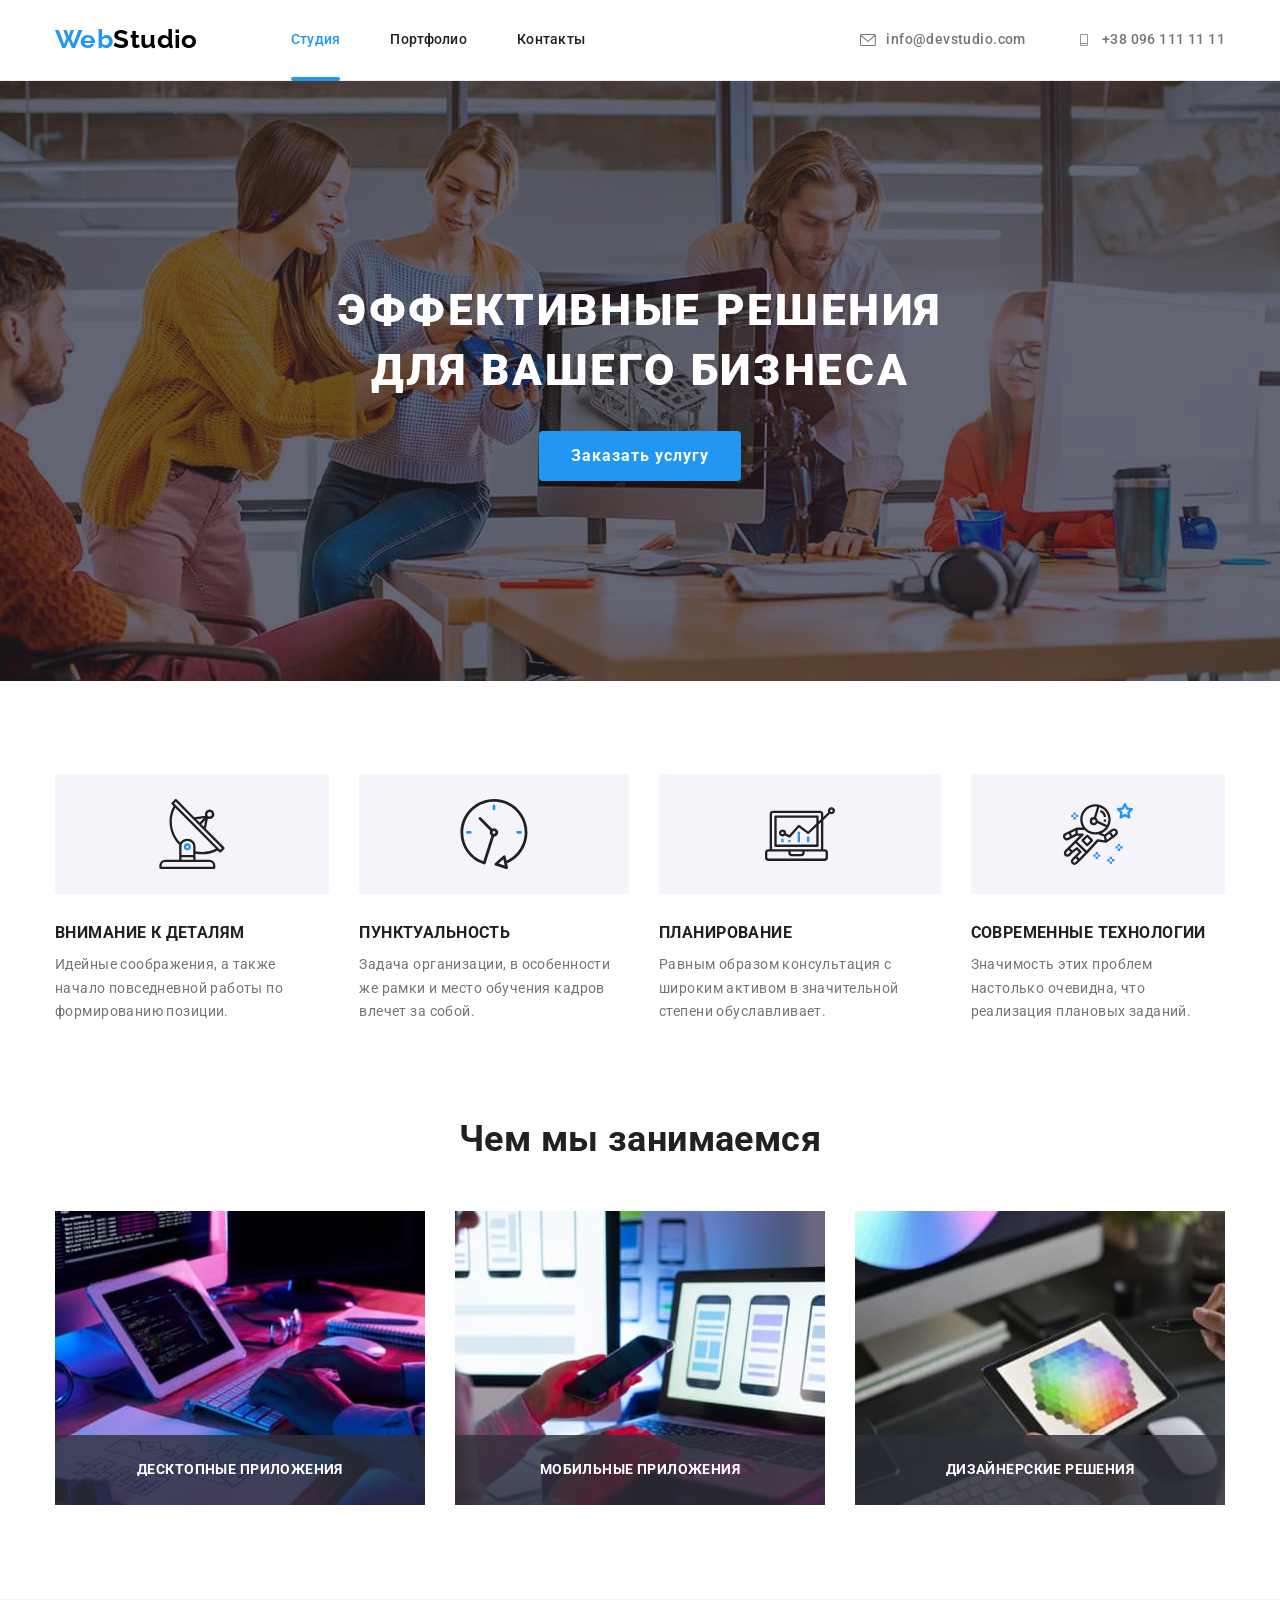
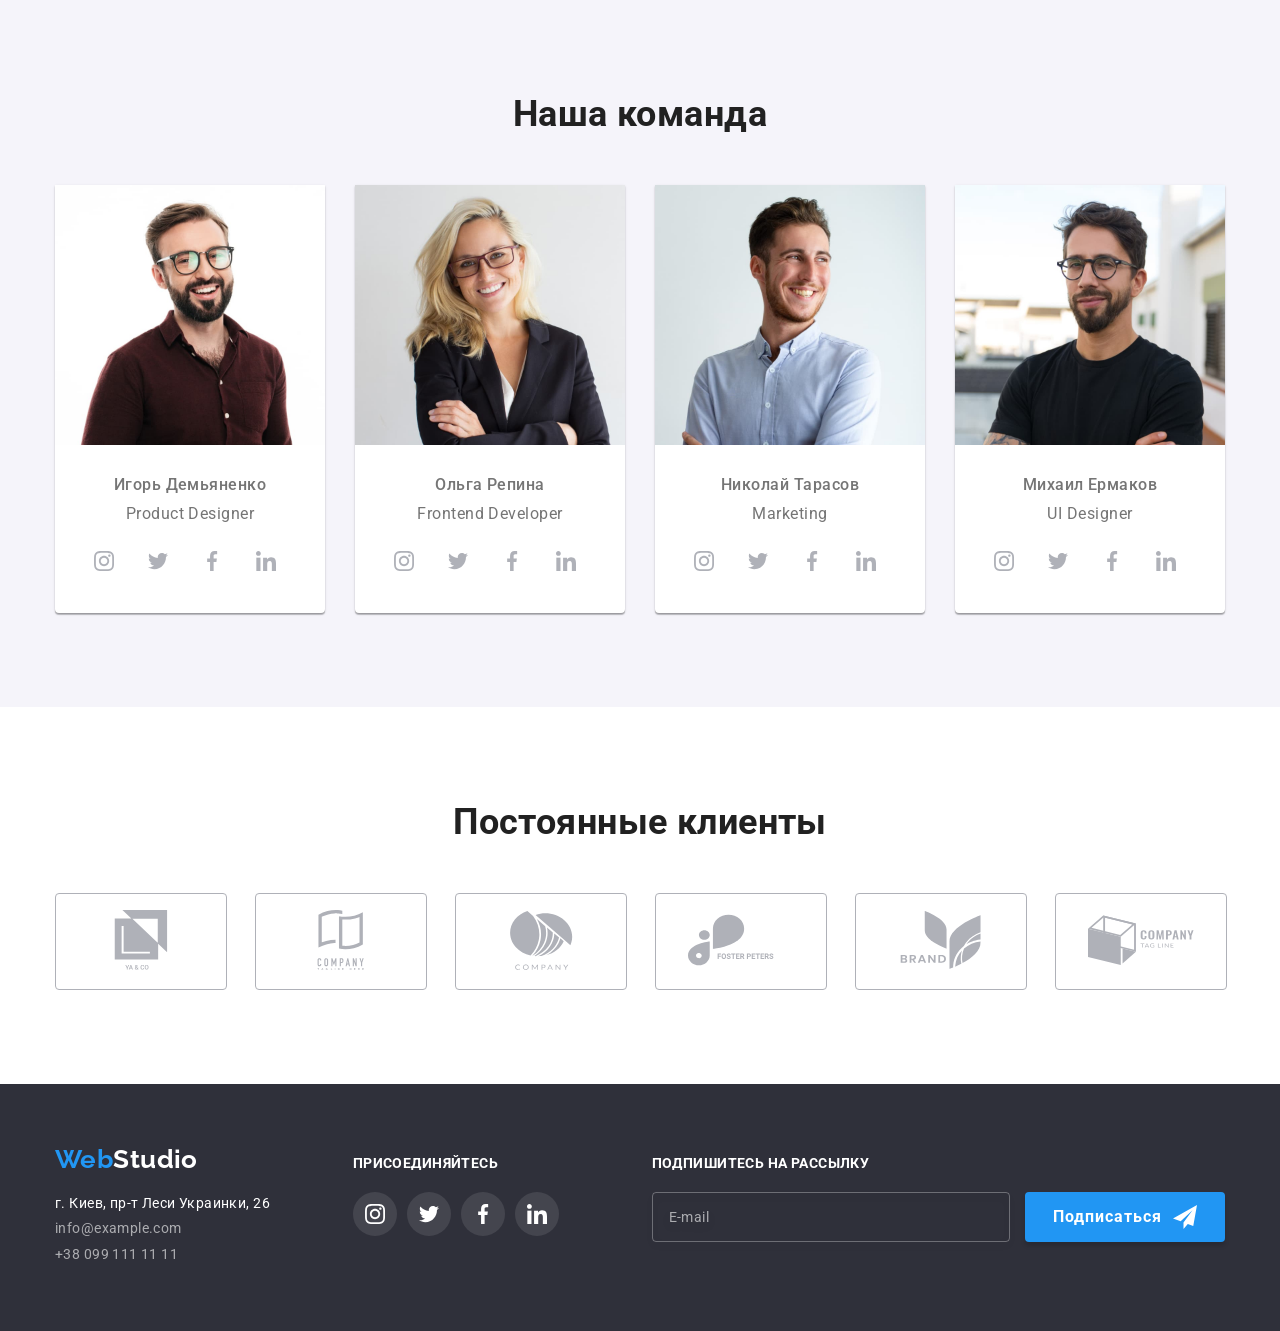
<file: index.html>
<!DOCTYPE html>
<html lang="ru">
  <head>
    <meta charset="UTF-8" />
    <meta http-equiv="X-UA-Compatible" content="IE=edge" />
    <meta name="viewport" content="width=device-width, initial-scale=1.0" />
    <title>Web Studio</title>
    <link rel="preconnect" href="https://fonts.gstatic.com" />
    <link
      href="https://fonts.googleapis.com/css2?family=Raleway:wght@700&family=Roboto:wght@400;500;700;900&display=swap"
      rel="stylesheet"
    />
    <link
      rel="stylesheet"
      href="https://cdnjs.cloudflare.com/ajax/libs/modern-normalize/1.0.0/modern-normalize.min.css"
    />
    <link rel="stylesheet" href="./css/main.min.css" />
  </head>
  <body>
    <!-- Шапка сайта -->
    <header class="site-header">
      <div class="conteiner site-header__conteiner">
        <!-- Логотип -->
        <a href="./index.html" class="logo"><span class="logo__accent">Web</span>Studio</a>
        <!-- Навигация -->
        <nav class="site-header__nav">
          <ul class="site-nav">
            <li class="site-nav__item">
              <a href="./index.html" class="site-nav__link site-nav__link--current">Студия</a>
            </li>
            <li class="site-nav__item">
              <a href="./portfolio.html" class="site-nav__link">Портфолио</a>
            </li>
            <li class="site-nav__item"><a href="#" class="site-nav__link">Контакты</a></li>
          </ul>
        </nav>
        <!-- Контакты в шапке -->
        <ul class="header-contacts">
          <li class="header-contacts__item">
            <a href="mailto:info@devstudio.com" class="link header-contacts__link">
              <svg class="header-contacts__icon">
                <use href="./images/icons/icons.svg#icon-envelope"></use>
              </svg>
              info@devstudio.com</a
            >
          </li>
          <li class="header-contacts__item">
            <a href="tel:+380961111111" class="header-contacts__link">
              <svg class="header-contacts__icon">
                <use href="./images/icons/icons.svg#icon-smartphone"></use>
              </svg>
              +38 096 111 11 11</a
            >
          </li>
        </ul>
      </div>
    </header>

    <!-- Основной контент -->
    <main>
      <!-- Герой -->
      <section class="hero">
        <div class="conteiner hero__conteiner">
          <h1 class="hero__title">Эффективные решения <br />для вашего бизнеса</h1>

          <button type="button" class="btn-hero" data-modal-open>Заказать услугу</button>
        </div>
      </section>

      <!-- Особенности -->
      <section class="feature">
        <div class="conteiner">
          <h2 class="visually-hidden">Особенности</h2>
          <ul class="feature__list">
            <li class="feature__item feature__item--details">
              <h3 class="feature__title">Внимание к деталям</h3>
              <p>
                Идейные соображения, а также начало повседневной работы по формированию позиции.
              </p>
            </li>
            <li class="feature__item feature__item--clock">
              <h3 class="feature__title">Пунктуальность</h3>
              <p>
                Задача организации, в особенности же рамки и место обучения кадров влечет за собой.
              </p>
            </li>
            <li class="feature__item feature__item--diagram">
              <h3 class="feature__title">Планирование</h3>
              <p>
                Равным образом консультация с широким активом в значительной степени обуславливает.
              </p>
            </li>
            <li class="feature__item feature__item--astronaut">
              <h3 class="feature__title">Современные технологии</h3>
              <p>Значимость этих проблем настолько очевидна, что реализация плановых заданий.</p>
            </li>
          </ul>
        </div>
      </section>

      <!-- Чем мы занимаемся -->
      <section class="our-work">
        <div class="conteiner">
          <h2 class="conteiner__title">Чем мы занимаемся</h2>

          <ul class="work">
            <li class="work__item">
              <img src="./images/dev.jpg" alt="Разработка" width="370" class="work__image" />
              <p class="work__title">Десктопные приложения</p>
            </li>
            <li class="work__item">
              <img
                src="./images/mobile.jpg"
                alt="Мобильные приложения"
                width="370"
                class="work__image"
              />
              <p class="work__title">Мобильные приложения</p>
            </li>
            <li class="work__item">
              <img src="./images/design.jpg" alt="Дизайн" width="370" class="work__image" />
              <p class="work__title">Дизайнерские решения</p>
            </li>
          </ul>
        </div>
      </section>

      <!-- Наша команда -->
      <section class="team-section">
        <div class="conteiner">
          <h2 class="conteiner__title">Наша команда</h2>
          <ul class="team">
            <li class="team__item">
              <img
                src="./images/team/designer.jpg"
                alt="Фото Игоря Демьяненко"
                width="270"
                class="team__image"
              />
              <div class="team__description">
                <h3 class="team__title">Игорь Демьяненко</h3>
                <p class="team__profession">Product Designer</p>
                <ul class="social">
                  <li class="social__item">
                    <a href="#" class="link social__link">
                      <svg class="social__icon">
                        <use href="./images/icons/icons.svg#icon-instagram"></use>
                      </svg>
                    </a>
                  </li>
                  <li class="social__item">
                    <a href="#" class="social__link">
                      <svg class="social__icon">
                        <use href="./images/icons/icons.svg#icon-twitter"></use>
                      </svg>
                    </a>
                  </li>
                  <li class="social__item">
                    <a href="#" class="social__link">
                      <svg class="social__icon">
                        <use href="./images/icons/icons.svg#icon-facebook"></use>
                      </svg>
                    </a>
                  </li>
                  <li class="social__item">
                    <a href="#" class="social__link">
                      <svg class="social__icon">
                        <use href="./images/icons/icons.svg#icon-linkedin"></use>
                      </svg>
                    </a>
                  </li>
                </ul>
              </div>
            </li>
            <li class="team__item">
              <img
                src="./images/team/developer.jpg"
                alt="Фото Ольги Репиной"
                width="270"
                class="team__image"
              />
              <div class="team__description">
                <h3 class="team__title">Ольга Репина</h3>
                <p class="team__profession">Frontend Developer</p>
                <ul class="social">
                  <li class="social__item">
                    <a href="#" class="social__link">
                      <svg class="social__icon">
                        <use href="./images/icons/icons.svg#icon-instagram"></use>
                      </svg>
                    </a>
                  </li>
                  <li class="social__item">
                    <a href="#" class="social__link">
                      <svg class="social__icon">
                        <use href="./images/icons/icons.svg#icon-twitter"></use>
                      </svg>
                    </a>
                  </li>
                  <li class="social__item">
                    <a href="#" class="social__link">
                      <svg class="social__icon">
                        <use href="./images/icons/icons.svg#icon-facebook"></use>
                      </svg>
                    </a>
                  </li>
                  <li class="social__item">
                    <a href="#" class="social__link">
                      <svg class="social__icon">
                        <use href="./images/icons/icons.svg#icon-linkedin"></use>
                      </svg>
                    </a>
                  </li>
                </ul>
              </div>
            </li>
            <li class="team__item">
              <img
                src="./images/team/marketing.jpg"
                alt="Фото Николая Тарасова"
                width="270"
                class="team__image"
              />
              <div class="team__description">
                <h3 class="team__title">Николай Тарасов</h3>
                <p class="team__profession">Marketing</p>
                <ul class="social">
                  <li class="social__item">
                    <a href="#" class="social__link">
                      <svg class="social__icon">
                        <use href="./images/icons/icons.svg#icon-instagram"></use>
                      </svg>
                    </a>
                  </li>
                  <li class="social__item">
                    <a href="#" class="social__link">
                      <svg class="social__icon">
                        <use href="./images/icons/icons.svg#icon-twitter"></use>
                      </svg>
                    </a>
                  </li>
                  <li class="social__item">
                    <a href="#" class="social__link">
                      <svg class="social__icon">
                        <use href="./images/icons/icons.svg#icon-facebook"></use>
                      </svg>
                    </a>
                  </li>
                  <li class="social__item">
                    <a href="#" class="social__link">
                      <svg class="social__icon">
                        <use href="./images/icons/icons.svg#icon-linkedin"></use>
                      </svg>
                    </a>
                  </li>
                </ul>
              </div>
            </li>
            <li class="team__item">
              <img
                src="./images/team/uidesigner.jpg"
                alt="Фото Михаила Ермакова"
                width="270"
                class="team__image"
              />
              <div class="team__description">
                <h3 class="team__title">Михаил Ермаков</h3>
                <p class="team__profession">UI Designer</p>
                <ul class="social">
                  <li class="social__item">
                    <a href="#" class="social__link">
                      <svg class="social__icon">
                        <use href="./images/icons/icons.svg#icon-instagram"></use>
                      </svg>
                    </a>
                  </li>
                  <li class="social__item">
                    <a href="#" class="social__link">
                      <svg class="social__icon">
                        <use href="./images/icons/icons.svg#icon-twitter"></use>
                      </svg>
                    </a>
                  </li>
                  <li class="social__item">
                    <a href="#" class="social__link">
                      <svg class="social__icon">
                        <use href="./images/icons/icons.svg#icon-facebook"></use>
                      </svg>
                    </a>
                  </li>
                  <li class="social__item">
                    <a href="#" class="social__link">
                      <svg class="social__icon">
                        <use href="./images/icons/icons.svg#icon-linkedin"></use>
                      </svg>
                    </a>
                  </li>
                </ul>
              </div>
            </li>
          </ul>
        </div>
      </section>

      <!-- Постоянные клиенты -->
      <section class="clients">
        <div class="conteiner">
          <h2 class="conteiner__title">Постоянные клиенты</h2>
          <ul class="clients__list">
            <li class="clients__item">
              <a href="#" class="clients__link">
                <svg class="clients__icon">
                  <use href="./images/icons/icons.svg#icon-yaco"></use>
                </svg>
              </a>
            </li>
            <li class="clients__item">
              <a href="#" class="clients__link">
                <svg class="clients__icon">
                  <use href="./images/icons/icons.svg#icon-tagline"></use>
                </svg>
              </a>
            </li>
            <li class="clients__item">
              <a href="#" class="clients__link">
                <svg class="clients__icon">
                  <use href="./images/icons/icons.svg#icon-company"></use>
                </svg>
              </a>
            </li>
            <li class="clients__item">
              <a href="#" class="clients__link">
                <svg class="clients__icon">
                  <use href="./images/icons/icons.svg#icon-foster"></use>
                </svg>
              </a>
            </li>
            <li class="clients__item">
              <a href="#" class="clients__link">
                <svg class="clients__icon">
                  <use href="./images/icons/icons.svg#icon-brand"></use>
                </svg>
              </a>
            </li>
            <li class="clients__item">
              <a href="#" class="clients__link">
                <svg class="clients__icon">
                  <use href="./images/icons/icons.svg#icon-taglineco"></use>
                </svg>
              </a>
            </li>
          </ul>
        </div>
      </section>
    </main>

    <!-- Футер -->
    <footer class="site-footer">
      <div class="conteiner site-footer__conteiner">
        <div class="contact-box">
          <a href="./index.html" class="logo site-footer__logo"
            ><span class="logo__accent">Web</span>Studio</a
          >
          <address>
            <ul class="contact-box__list">
              <li class="contact-box__item">
                <p class="contact-box__address">г. Киев, пр-т Леси Украинки, 26</p>
              </li>
              <li class="contact-box__item">
                <a href="mailto:info@example.com" class="contact-box__link">info@example.com</a>
              </li>
              <li class="contact-box__item">
                <a href="tel:+380991111111" class="contact-box__link">+38 099 111 11 11</a>
              </li>
            </ul>
          </address>
        </div>
        <div class="footer-social">
          <h2 class="footer-social__title">Присоединяйтесь</h2>
          <ul class="footer-social__list">
            <li class="footer-social__item">
              <a href="#" class="footer-social__icon footer-social__icon--instagram"> </a>
            </li>
            <li class="footer-social__item">
              <a href="#" class="footer-social__icon footer-social__icon--twitter"> </a>
            </li>
            <li class="footer-social__item">
              <a href="#" class="footer-social__icon footer-social__icon--facebook"> </a>
            </li>
            <li class="footer-social__item">
              <a href="#" class="footer-social__icon footer-social__icon--linkedin"> </a>
            </li>
          </ul>
        </div>
        <div class="mailing-form">
          <form class="js-mailing-form" autocomplete="off">
            <label for="email" class="js-mailing-form__label">Подпишитесь на рассылку</label>

            <input
              type="email"
              name="mail"
              id="email"
              class="js-mailing-form__input"
              placeholder="E-mail"
              required
            />
            <button type="submit" class="btn-mailing">
              Подписаться
              <svg class="js-mailing-form__icon">
                <use href="./images/icons/icons.svg#icon-send"></use>
              </svg>
            </button>
          </form>
        </div>
      </div>
    </footer>

    <!-- Модальное окно -->

    <div class="backdrop is-hidden" data-modal>
      <div class="modal">
        <button type="button" class="btn-close" data-modal-close>
          <svg class="btn-close__icon">
            <use href="./images/icons/icons.svg#icon-close"></use>
          </svg>
        </button>

        <form class="js-order-form" autocomplete="off">
          <p class="js-order-form__title">Оставьте свои данные, мы вам перезвоним</p>

          <label class="js-order-form__field">
            <span class="js-order-form__label">Имя</span>
            <input type="text" name="user-name" class="js-order-form__input" required />
            <svg class="js-order-form__icon">
              <use href="./images/icons/icons.svg#icon-person"></use>
            </svg>
          </label>

          <label class="js-order-form__field">
            <span class="js-order-form__label">Телефон</span>
            <input type="tel" name="phone_number" class="js-order-form__input" required />
            <svg class="js-order-form__icon">
              <use href="./images/icons/icons.svg#icon-tel"></use>
            </svg>
          </label>

          <label class="js-order-form__field">
            <span class="js-order-form__label">Почта</span>
            <input type="email" name="mail" class="js-order-form__input" required />
            <svg class="js-order-form__icon">
              <use href="./images/icons/icons.svg#icon-mail"></use>
            </svg>
          </label>

          <label class="js-order-form__field js-order-form__field--comment">
            <span class="js-order-form__label">Комментарий</span>
            <textarea
              name="comment"
              rows="5"
              placeholder="Введите текст"
              class="js-order-form__comment"
            ></textarea>
          </label>

          <label class="js-order-form__consent">
            <input
              type="checkbox"
              name="policy"
              class="visually-hidden js-order-form__checkbox"
              required
            />
            <svg class="js-order-form__check">
              <use href="./images/icons/icons.svg#icon-check"></use>
            </svg>
            <span class="js-order-form__consent-text"
              >Соглашаюсь с рассылкой и принимаю&nbsp;<a href="#" class="js-order-form__contract"
                >Условия договора</a
              ></span
            >
          </label>

          <button type="submit" class="btn-submit">Отправить</button>
        </form>
      </div>
    </div>

    <script src="./js/modal.js"></script>
    <script>
      (() => {
        document.querySelector('.js-mailing-form').addEventListener('submit', e => {
          e.preventDefault();

          new FormData(e.currentTarget).forEach((value, name) => console.log(`${name}: ${value}`));
          e.currentTarget.reset();
        });
      })();
    </script>

    <script>
      (() => {
        document.querySelector('.js-order-form').addEventListener('submit', e => {
          e.preventDefault();

          new FormData(e.currentTarget).forEach((value, name) => console.log(`${name}: ${value}`));

          e.currentTarget.reset();
        });
      })();
    </script>
  </body>
</html>
</file>
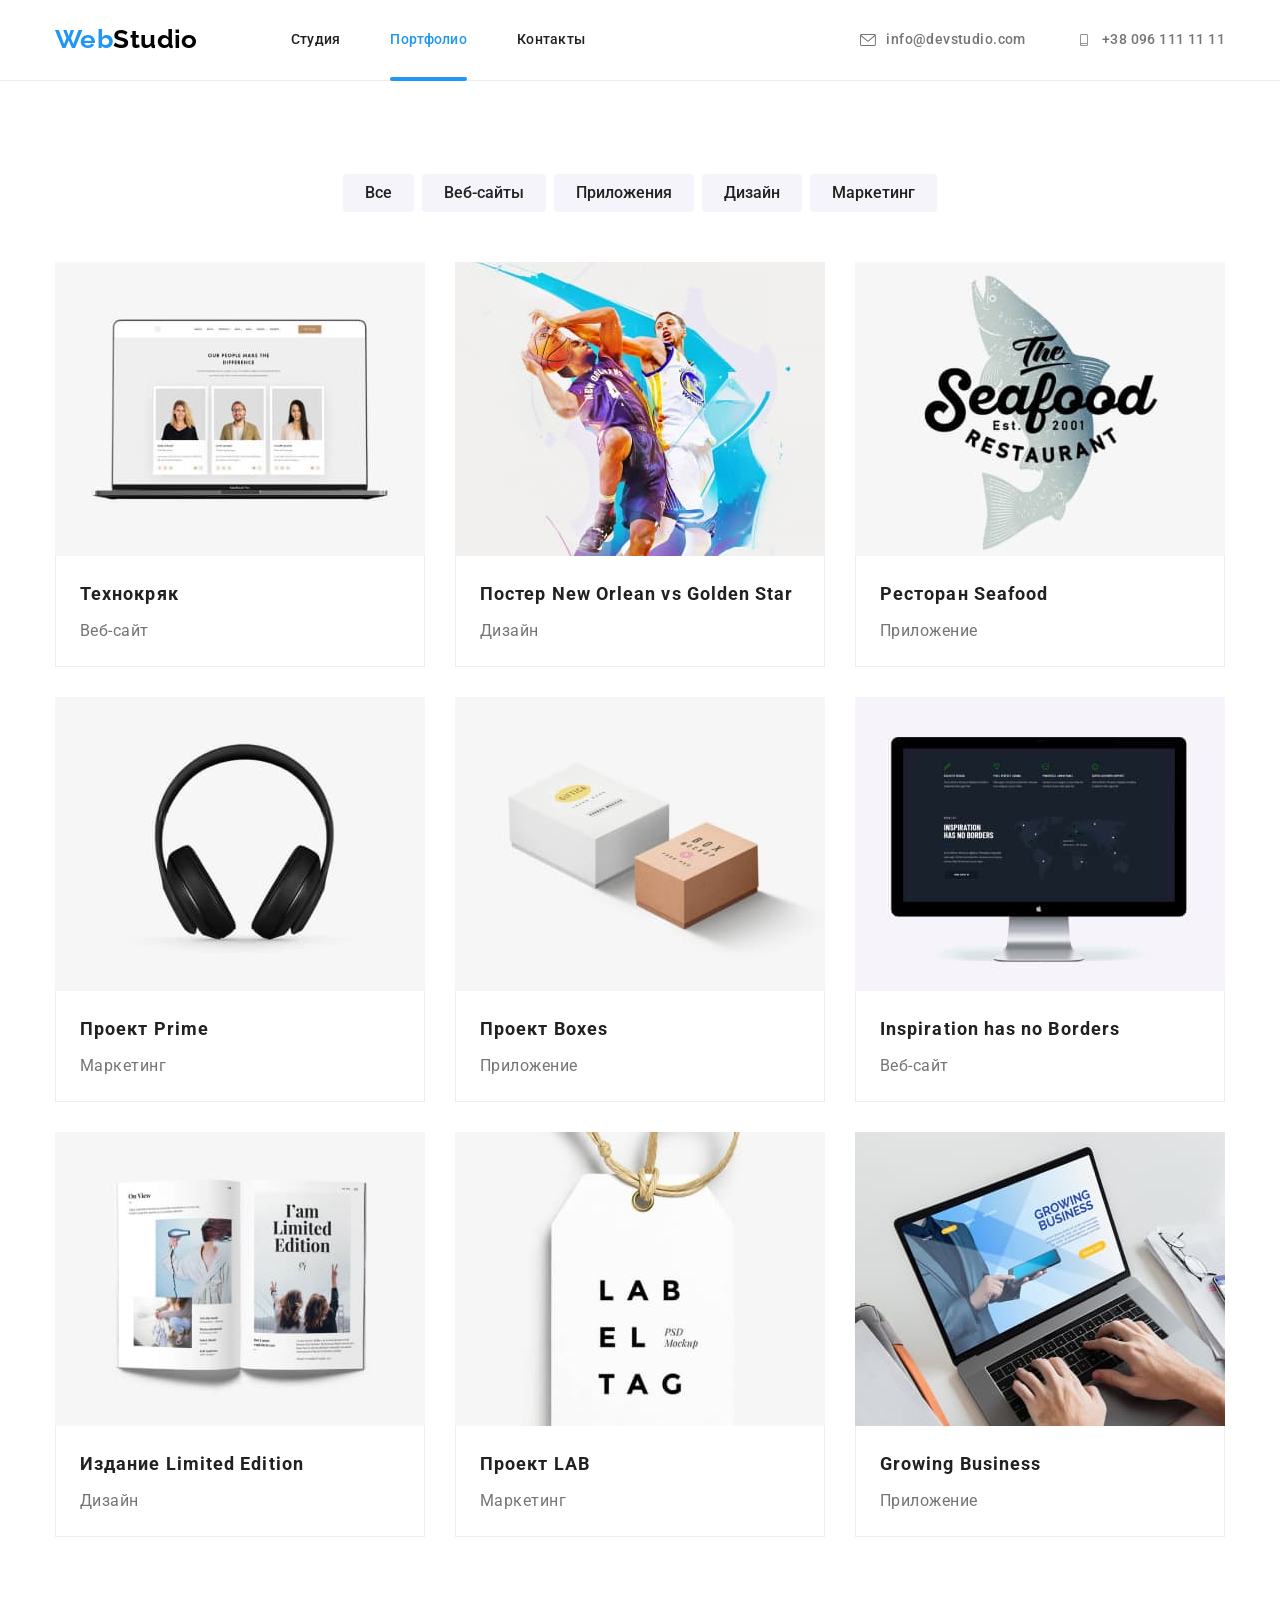
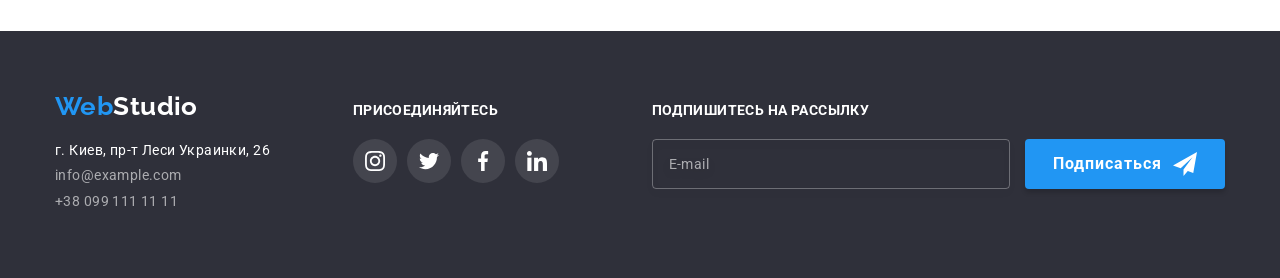
<file: portfolio.html>
<!DOCTYPE html>
<html lang="ru">
  <head>
    <meta charset="UTF-8" />
    <meta http-equiv="X-UA-Compatible" content="IE=edge" />
    <meta name="viewport" content="width=device-width, initial-scale=1.0" />
    <title>Portfolio</title>
    <link rel="preconnect" href="https://fonts.gstatic.com" />
    <link
      href="https://fonts.googleapis.com/css2?family=Raleway:wght@700&family=Roboto:wght@400;500;700;900&display=swap"
      rel="stylesheet"
    />
    <link
      rel="stylesheet"
      href="https://cdnjs.cloudflare.com/ajax/libs/modern-normalize/1.0.0/modern-normalize.min.css"
    />
    <link rel="stylesheet" href="./css/main.min.css" />
  </head>
  <body>
    <!-- Шапка сайта -->
    <header class="site-header">
      <div class="conteiner site-header__conteiner">
        <!-- Логотип -->
        <a href="./index.html" class="logo"><span class="logo__accent">Web</span>Studio</a>
        <!-- Навигация -->
        <nav class="site-header__nav">
          <ul class="site-nav">
            <li class="site-nav__item">
              <a href="./index.html" class="site-nav__link">Студия</a>
            </li>
            <li class="site-nav__item">
              <a href="./portfolio.html" class="site-nav__link site-nav__link--current"
                >Портфолио</a
              >
            </li>
            <li class="site-nav__item"><a href="#" class="site-nav__link">Контакты</a></li>
          </ul>
        </nav>
        <!-- Контакты в шапке -->
        <ul class="header-contacts">
          <li class="header-contacts__item">
            <a href="mailto:info@devstudio.com" class="header-contacts__link">
              <svg class="header-contacts__icon">
                <use href="./images/icons/icons.svg#icon-envelope"></use>
              </svg>
              info@devstudio.com</a
            >
          </li>
          <li class="header-contacts__item">
            <a href="tel:+380961111111" class="header-contacts__link">
              <svg class="header-contacts__icon">
                <use href="./images/icons/icons.svg#icon-smartphone"></use>
              </svg>
              +38 096 111 11 11</a
            >
          </li>
        </ul>
      </div>
    </header>

    <!-- Main section -->
    <main>
      <section class="portfolio">
        <div class="conteiner">
          <h1 class="visually-hidden">Портфолио</h1>
          <h2 class="visually-hidden">Примеры работ</h2>
          <ul class="filter">
            <li class="filter__item">
              <button type="button" class="btn-filter">Все</button>
            </li>
            <li class="filter__item">
              <button type="button" class="btn-filter">Веб-сайты</button>
            </li>
            <li class="filter__item">
              <button type="button" class="btn-filter">Приложения</button>
            </li>
            <li class="filter__item">
              <button type="button" class="btn-filter">Дизайн</button>
            </li>
            <li class="filter__item">
              <button type="button" class="btn-filter">Маркетинг</button>
            </li>
          </ul>

          <ul class="portfolio__list">
            <li class="portfolio__item">
              <a href="#" class="portfolio__link">
                <div class="card">
                  <div class="card__thumb">
                    <img
                      src="./images/portfolio/technokryak.jpg"
                      alt="Веб-сайт Технокряк"
                      width="370"
                      class="card__image"
                    />
                    <div class="card__overlay">
                      <p>
                        Технокряк это современная площадка распространения коронавируса. Компании
                        используют эту платформу для цифрового шпионажа и атак на защищённые сервера
                        конкурентов.
                      </p>
                    </div>
                  </div>
                  <div class="card__description">
                    <h3 class="card__title">Технокряк</h3>
                    <p class="card__text">Веб-сайт</p>
                  </div>
                </div>
              </a>
            </li>
            <li class="portfolio__item">
              <a href="#" class="portfolio__link">
                <div class="card">
                  <div class="card__thumb">
                    <img
                      src="./images/portfolio/new_orlean.jpg"
                      alt="Дизайна постера New Orlean vs Golden Star"
                      width="370"
                      class="card__image"
                    />
                    <div class="card__overlay">
                      <p>
                        Технокряк это современная площадка распространения коронавируса. Компании
                        используют эту платформу для цифрового шпионажа и атак на защищённые сервера
                        конкурентов.
                      </p>
                    </div>
                  </div>
                  <div class="card__description">
                    <h3 class="card__title">Постер New Orlean vs Golden Star</h3>
                    <p class="card__text">Дизайн</p>
                  </div>
                </div>
              </a>
            </li>
            <li class="portfolio__item">
              <a href="#" class="portfolio__link">
                <div class="card">
                  <div class="card__thumb">
                    <img
                      src="./images/portfolio/seafood.jpg"
                      alt="Приложение для ресторана Seafood"
                      width="370"
                      class="card__image"
                    />
                    <div class="card__overlay">
                      <p>
                        Технокряк это современная площадка распространения коронавируса. Компании
                        используют эту платформу для цифрового шпионажа и атак на защищённые сервера
                        конкурентов.
                      </p>
                    </div>
                  </div>
                  <div class="card__description">
                    <h3 class="card__title">Ресторан Seafood</h3>
                    <p class="card__text">Приложение</p>
                  </div>
                </div>
              </a>
            </li>
            <li class="portfolio__item">
              <a href="#" class="portfolio__link">
                <div class="card">
                  <div class="card__thumb">
                    <img
                      src="./images/portfolio/prime.jpg"
                      alt="Маркетинг проекта Prime"
                      width="370"
                      class="card__image"
                    />
                    <div class="card__overlay">
                      <p>
                        Технокряк это современная площадка распространения коронавируса. Компании
                        используют эту платформу для цифрового шпионажа и атак на защищённые сервера
                        конкурентов.
                      </p>
                    </div>
                  </div>
                  <div class="card__description">
                    <h3 class="card__title">Проект Prime</h3>
                    <p class="card__text">Маркетинг</p>
                  </div>
                </div>
              </a>
            </li>
            <li class="portfolio__item">
              <a href="#" class="portfolio__link">
                <div class="card">
                  <div class="card__thumb">
                    <img
                      src="./images/portfolio/boxes.jpg"
                      alt="Приложение для проекта Boxes"
                      width="370"
                      class="card__image"
                    />
                    <div class="card__overlay">
                      <p>
                        Технокряк это современная площадка распространения коронавируса. Компании
                        используют эту платформу для цифрового шпионажа и атак на защищённые сервера
                        конкурентов.
                      </p>
                    </div>
                  </div>
                  <div class="card__description">
                    <h3 class="card__title">Проект Boxes</h3>
                    <p class="card__text">Приложение</p>
                  </div>
                </div>
              </a>
            </li>
            <li class="portfolio__item">
              <a href="#" class="portfolio__link">
                <div class="card">
                  <div class="card__thumb">
                    <img
                      src="./images/portfolio/inspiration.jpg"
                      alt="Веб-сайт Inspiration has no Borders"
                      width="370"
                      class="card__image"
                    />
                    <div class="card__overlay">
                      <p>
                        Технокряк это современная площадка распространения коронавируса. Компании
                        используют эту платформу для цифрового шпионажа и атак на защищённые сервера
                        конкурентов.
                      </p>
                    </div>
                  </div>
                  <div class="card__description">
                    <h3 class="card__title">Inspiration has no Borders</h3>
                    <p class="card__text">Веб-сайт</p>
                  </div>
                </div>
              </a>
            </li>
            <li class="portfolio__item">
              <a href="#" class="portfolio__link">
                <div class="card">
                  <div class="card__thumb">
                    <img
                      src="./images/portfolio/limited_edition.jpg"
                      alt="Дизайн издания Limited Edition"
                      width="370"
                      class="card__image"
                    />
                    <div class="card__overlay">
                      <p>
                        Технокряк это современная площадка распространения коронавируса. Компании
                        используют эту платформу для цифрового шпионажа и атак на защищённые сервера
                        конкурентов.
                      </p>
                    </div>
                  </div>
                  <div class="card__description">
                    <h3 class="card__title">Издание Limited Edition</h3>
                    <p class="card__text">Дизайн</p>
                  </div>
                </div>
              </a>
            </li>
            <li class="portfolio__item">
              <a href="#" class="portfolio__link">
                <div class="card">
                  <div class="card__thumb">
                    <img
                      src="./images/portfolio/lab.jpg"
                      alt="Маркетинг проекта LAB"
                      width="370"
                      class="card__image"
                    />
                    <div class="card__overlay">
                      <p>
                        Технокряк это современная площадка распространения коронавируса. Компании
                        используют эту платформу для цифрового шпионажа и атак на защищённые сервера
                        конкурентов.
                      </p>
                    </div>
                  </div>
                  <div class="card__description">
                    <h3 class="card__title">Проект LAB</h3>
                    <p class="card__text">Маркетинг</p>
                  </div>
                </div>
              </a>
            </li>
            <li class="portfolio__item">
              <a href="#" class="portfolio__link">
                <div class="card">
                  <div class="card__thumb">
                    <img
                      src="./images/portfolio/growing_business.jpg"
                      alt="Приложение Growing Business"
                      width="370"
                      class="card__image"
                    />
                    <div class="card__overlay">
                      <p>
                        Технокряк это современная площадка распространения коронавируса. Компании
                        используют эту платформу для цифрового шпионажа и атак на защищённые сервера
                        конкурентов.
                      </p>
                    </div>
                  </div>
                  <div class="card__description">
                    <h3 class="card__title">Growing Business</h3>
                    <p class="card__text">Приложение</p>
                  </div>
                </div>
              </a>
            </li>
          </ul>
        </div>
      </section>
    </main>

    <!-- Футер -->
    <footer class="site-footer">
      <div class="conteiner site-footer__conteiner">
        <div class="contact-box">
          <a href="./index.html" class="logo site-footer__logo"
            ><span class="logo__accent">Web</span>Studio</a
          >
          <address>
            <ul class="contact-box__list">
              <li class="contact-box__item">
                <p class="contact-box__address">г. Киев, пр-т Леси Украинки, 26</p>
              </li>
              <li class="contact-box__item">
                <a href="mailto:info@example.com" class="contact-box__link">info@example.com</a>
              </li>
              <li class="contact-box__item">
                <a href="tel:+380991111111" class="contact-box__link">+38 099 111 11 11</a>
              </li>
            </ul>
          </address>
        </div>
        <div class="footer-social">
          <h2 class="footer-social__title">Присоединяйтесь</h2>
          <ul class="footer-social__list">
            <li class="footer-social__item">
              <a href="#" class="footer-social__icon footer-social__icon--instagram"> </a>
            </li>
            <li class="footer-social__item">
              <a href="#" class="footer-social__icon footer-social__icon--twitter"> </a>
            </li>
            <li class="footer-social__item">
              <a href="#" class="footer-social__icon footer-social__icon--facebook"> </a>
            </li>
            <li class="footer-social__item">
              <a href="#" class="footer-social__icon footer-social__icon--linkedin"> </a>
            </li>
          </ul>
        </div>
        <div class="mailing-form">
          <form class="js-mailing-form" autocomplete="off">
            <label for="email" class="js-mailing-form__label">Подпишитесь на рассылку</label>

            <input
              type="email"
              name="mail"
              id="email"
              class="js-mailing-form__input"
              placeholder="E-mail"
              required
            />
            <button type="submit" class="btn-mailing">
              Подписаться
              <svg class="js-mailing-form__icon">
                <use href="./images/icons/icons.svg#icon-send"></use>
              </svg>
            </button>
          </form>
        </div>
      </div>
    </footer>
  </body>
</html>
</file>
<file: css/main.min.css>
.hero,.feature,.our-work,.team-section,.clients,.portfolio{margin:0;padding-top:94px;padding-bottom:94px}.conteiner__title,.feature__title,.work__title,.card__title,.footer-social__title,.js-mailing-form__label,.js-order-form__title{font-weight:700;margin-top:0}.logo,.site-nav__link,.header-contacts__link,.social__link,.clients__link,.portfolio__link,.contact-box__link,.footer-social__icon{text-decoration:none;-webkit-transition-property:background-color, color, border-color, fill, -webkit-box-shadow;transition-property:background-color, color, border-color, fill, -webkit-box-shadow;transition-property:background-color, color, box-shadow, border-color, fill;transition-property:background-color, color, box-shadow, border-color, fill, -webkit-box-shadow;-webkit-transition-duration:250ms;transition-duration:250ms;-webkit-transition-timing-function:cubic-bezier(0.4, 0, 0.2, 1);transition-timing-function:cubic-bezier(0.4, 0, 0.2, 1)}.site-nav,.header-contacts,.feature__list,.work,.team,.social,.clients__list,.filter,.portfolio__list,.contact-box__list,.footer-social__list{padding:0;margin:0;list-style:none}.btn-hero,.btn-filter,.btn-mailing,.btn-submit{text-align:center;font-family:inherit;font-weight:500;font-size:16px;line-height:1.63;cursor:pointer;border:0;border-radius:4px;-webkit-transition-property:background-color, color, -webkit-box-shadow;transition-property:background-color, color, -webkit-box-shadow;transition-property:background-color, color, box-shadow;transition-property:background-color, color, box-shadow, -webkit-box-shadow;-webkit-transition-duration:250ms;transition-duration:250ms;-webkit-transition-timing-function:cubic-bezier(0.4, 0, 0.2, 1);transition-timing-function:cubic-bezier(0.4, 0, 0.2, 1)}.visually-hidden:not(:focus):not(:active){width:1px;height:1px;margin:-1px;border:0;padding:0;white-space:nowrap;-webkit-clip-path:inset(100%);clip-path:inset(100%);clip:rect(0 0 0 0);overflow:hidden}body{color:#757575;font-family:Roboto,sans-serif;font-size:14px;letter-spacing:0.03em}h1,h2,h3,p{margin:0}.conteiner{display:block;width:1200px;margin-left:auto;margin-right:auto;margin-top:0;margin-bottom:0;padding:0 15px}.conteiner__title{font-size:36px;line-height:1.17;text-align:center;color:#212121}.site-header{background-color:#fff;border-bottom:1px solid #ececec}.site-header__conteiner{display:-webkit-box;display:-ms-flexbox;display:flex;-webkit-box-align:center;-ms-flex-align:center;align-items:center}.logo{font-family:Raleway;font-weight:700;font-size:26px;line-height:1.2;color:#000}.logo__accent{color:#2196f3}.site-footer__logo{display:block;margin-bottom:20px;color:#fff}.site-header__nav{margin-left:93px;font-weight:500;line-height:1.14;letter-spacing:0.02em}.site-nav{display:-webkit-box;display:-ms-flexbox;display:flex}.site-nav__item:not(:last-child){margin-right:50px}.site-nav__link{display:block;padding-top:32px;padding-bottom:32px;color:#212121}.site-nav__link:hover,.site-nav__link:focus{color:#2196f3}.site-nav__link--current{position:relative;color:#2196f3}.site-nav__link--current::after{position:absolute;content:'';bottom:-1px;left:0;width:100%;height:4px;background:#2196f3;border-radius:2px}.header-contacts{display:-webkit-box;display:-ms-flexbox;display:flex;-webkit-box-align:center;-ms-flex-align:center;align-items:center;margin-left:auto;font-weight:500;font-size:14px;line-height:1.14}.header-contacts__item:not(:last-child){margin-right:50px}.header-contacts__link{display:-webkit-box;display:-ms-flexbox;display:flex;-webkit-box-align:center;-ms-flex-align:center;align-items:center;padding-top:32px;padding-bottom:32px;color:#757575}.header-contacts__link:hover,.header-contacts__link:focus{color:#2196f3}.header-contacts__icon{width:16px;height:12px;margin-right:10px;text-align:center;fill:currentColor}.btn-hero{padding-top:10px;padding-bottom:10px;padding-right:32px;padding-left:32px;font-weight:700;line-height:1.88;letter-spacing:0.06em;background-color:#2196f3;color:#fff;-webkit-box-shadow:0px 4px 4px rgba(0,0,0,0.15);box-shadow:0px 4px 4px rgba(0,0,0,0.15)}.btn-hero:focus,.btn-hero:hover{background-color:#188ce8}.btn-filter{padding:6px 22px;background-color:#f5f4fa;color:#212121}.btn-filter:hover,.btn-filter:focus,.btn-filter:active{background-color:#2196f3;color:#fff;-webkit-box-shadow:0px 3px 1px rgba(0,0,0,0.1),0px 1px 2px rgba(0,0,0,0.08),0px 2px 2px rgba(0,0,0,0.12);box-shadow:0px 3px 1px rgba(0,0,0,0.1),0px 1px 2px rgba(0,0,0,0.08),0px 2px 2px rgba(0,0,0,0.12)}.btn-mailing{display:-webkit-inline-box;display:-ms-inline-flexbox;display:inline-flex;-webkit-box-pack:justify;-ms-flex-pack:justify;justify-content:space-between;-webkit-box-align:center;-ms-flex-align:center;align-items:center;padding:10px 28px;width:200px;font-family:inherit;font-weight:700;line-height:1.875;letter-spacing:0.06em;background-color:#2196f3;color:#fff;-webkit-box-shadow:0px 4px 4px rgba(0,0,0,0.15);box-shadow:0px 4px 4px rgba(0,0,0,0.15)}.btn-mailing:focus,.btn-mailing:hover{background-color:#188ce8}.btn-close{display:-webkit-box;display:-ms-flexbox;display:flex;-webkit-box-pack:center;-ms-flex-pack:center;justify-content:center;-webkit-box-align:center;-ms-flex-align:center;align-items:center;position:absolute;top:8px;right:8px;width:30px;height:30px;background-color:#fff;border:1px solid rgba(0,0,0,0.1);border-radius:50%;cursor:pointer}.btn-close__icon{position:absolute;top:50%;-webkit-transform:translateY(-50%);transform:translateY(-50%);width:18px;height:18px;fill:#000;-webkit-transition-property:fill;transition-property:fill;-webkit-transition-duration:250ms;transition-duration:250ms;-webkit-transition-timing-function:cubic-bezier(0.4, 0, 0.2, 1);transition-timing-function:cubic-bezier(0.4, 0, 0.2, 1)}.btn-close:hover .btn-close__icon,.btn-close:focus .btn-close__icon{fill:#2196f3}.btn-submit{display:block;padding:10px 55px;margin-right:auto;margin-left:auto;font-family:inherit;letter-spacing:0.06em;font-weight:700;line-height:1.875;background-color:#2196f3;color:#fff;-webkit-box-shadow:0px 4px 4px rgba(0,0,0,0.15);box-shadow:0px 4px 4px rgba(0,0,0,0.15)}.btn-submit:focus,.btn-submit:hover{background-color:#188ce8}.hero{max-width:1600px;height:600px;margin-left:auto;margin-right:auto;padding:0;background-color:#c4c4c4;background-image:-webkit-gradient(linear, left top, right top, from(rgba(47,48,58,0.4)), to(rgba(47,48,58,0.4))),url("../images/hero.jpg");background-image:linear-gradient(to right, rgba(47,48,58,0.4), rgba(47,48,58,0.4)),url("../images/hero.jpg");background-repeat:no-repeat;background-position:center;background-size:cover}.hero__conteiner{padding-top:200px;padding-bottom:200px;text-align:center}.hero__title{margin-top:0;margin-right:auto;margin-bottom:30px;margin-left:auto;font-weight:900;font-size:44px;line-height:1.36;letter-spacing:0.06em;text-transform:uppercase;color:#fff}.feature__list{display:-webkit-box;display:-ms-flexbox;display:flex;line-height:1.71}.feature__item:not(:last-child){margin-right:30px}.feature__item::before{display:block;content:'';height:120px;margin-bottom:30px;border-radius:4px;background-size:70px;background-repeat:no-repeat;background-position:center;background-color:#f5f4fa}.feature__item--details::before{background-image:url(../images/icons/details-icon.svg)}.feature__item--clock::before{background-image:url(../images/icons/clock-icon.svg)}.feature__item--diagram::before{background-image:url(../images/icons/diagram-icon.svg)}.feature__item--astronaut::before{background-image:url(../images/icons/astronaut-icon.svg)}.feature__title{margin-bottom:10px;line-height:1.14;text-transform:uppercase;color:#212121}.our-work{padding-top:0}.conteiner__title{margin-bottom:50px}.work{display:-webkit-box;display:-ms-flexbox;display:flex}.work__image{display:block;height:auto}.work__item{width:calc((100% - 60px) / 3);position:relative}.work__item:not(last-child){margin-right:30px}.work__title{display:-webkit-box;display:-ms-flexbox;display:flex;-webkit-box-pack:center;-ms-flex-pack:center;justify-content:center;-webkit-box-align:center;-ms-flex-align:center;align-items:center;position:absolute;bottom:0;height:70px;margin-bottom:0;width:100%;text-transform:uppercase;background-color:rgba(47,48,58,0.8);color:#fff}.team-section{background-color:#f5f4fa}.team{display:-webkit-box;display:-ms-flexbox;display:flex}.team__item{background-color:#fff;-webkit-box-shadow:0px 1px 3px rgba(0,0,0,0.12),0px 1px 1px rgba(0,0,0,0.14),0px 2px 1px rgba(0,0,0,0.2);box-shadow:0px 1px 3px rgba(0,0,0,0.12),0px 1px 1px rgba(0,0,0,0.14),0px 2px 1px rgba(0,0,0,0.2);border-radius:0px 0px 4px 4px}.team__item:not(last-child){margin-right:30px}.team__image{display:block}.team__title{margin-bottom:10px;font-weight:500;font-size:16px;line-height:1.19;letter-spacing:0.03em}.team__description{padding-top:30px;padding-bottom:30px;text-align:center}.team__profession{margin-bottom:16px;font-size:16px;line-height:1.19;letter-spacing:0.03em}.social{display:-webkit-inline-box;display:-ms-inline-flexbox;display:inline-flex}.social__item{width:44px;height:44px}.social__item:not(last-child){margin-right:10px}.social__link{display:-webkit-box;display:-ms-flexbox;display:flex;width:44px;height:44px;-webkit-box-pack:center;-ms-flex-pack:center;justify-content:center;-webkit-box-align:center;-ms-flex-align:center;align-items:center;background-color:#fff;color:#afb1b8;border-radius:50%}.social__link:hover,.social__link:focus{background-color:#2196f3;color:#fff}.social__icon{width:20px;height:20px;fill:currentColor}.social__icon:hover,.social__icon:focus{fill:currentColor}.clients{background-color:#fff}.clients__list{display:-webkit-inline-box;display:-ms-inline-flexbox;display:inline-flex}.clients__item{width:170px}.clients__item:not(last-child){margin-right:30px}.clients__link{display:inline-block;padding:16px 32px;background-color:#fff;color:#afb1b8;border:1px solid #afb1b8;border-radius:4px}.clients__link:hover,.clients__link:focus{color:#2196f3;border-color:#2196f3}.clients__icon{width:106px;height:60px;fill:currentColor}.clients__icon:hover,.clients__icon:focus{fill:currentColor}.filter{display:-webkit-box;display:-ms-flexbox;display:flex;-ms-flex-wrap:nowrap;flex-wrap:nowrap;-webkit-box-pack:center;-ms-flex-pack:center;justify-content:center;margin-bottom:50px}.filter__item:not(:last-child){margin-right:8px}.portfolio__list{display:-webkit-box;display:-ms-flexbox;display:flex;-ms-flex-wrap:wrap;flex-wrap:wrap;margin:-15px}.portfolio__item{width:calc((100% - 90px) / 3);margin:15px}.portfolio__link{display:block}.portfolio__link:hover,.portfolio__link:focus{-webkit-box-shadow:0px 1px 1px rgba(0,0,0,0.12),0px 4px 4px rgba(0,0,0,0.06),1px 4px 6px rgba(0,0,0,0.16);box-shadow:0px 1px 1px rgba(0,0,0,0.12),0px 4px 4px rgba(0,0,0,0.06),1px 4px 6px rgba(0,0,0,0.16)}.card__thumb{position:relative;overflow:hidden}.card__image{display:block}.card__description{margin-top:0;padding:20px 24px;border:1px solid #eeeeee;border-top:0}.card__title{font-size:18px;line-height:2;letter-spacing:0.06em;color:#212121;margin-bottom:4px}.card__text{font-size:16px;line-height:1.87;letter-spacing:0.03em;color:#757575}.card__overlay{position:absolute;top:0;left:0;width:100%;height:100%;padding:63px 24px;-webkit-transform:translateY(100%);transform:translateY(100%);font-size:18px;line-height:1.556;letter-spacing:0.03em;color:#fff;background-color:rgba(33,150,243,0.9);-webkit-transition-property:-webkit-transform;transition-property:-webkit-transform;transition-property:transform;transition-property:transform, -webkit-transform;-webkit-transition-duration:250ms;transition-duration:250ms;-webkit-transition-timing-function:cubic-bezier(0.4, 0, 0.2, 1);transition-timing-function:cubic-bezier(0.4, 0, 0.2, 1)}.portfolio__link:hover .card__overlay{-webkit-transform:translateY(0);transform:translateY(0);overflow:auto}.portfolio__link:focus .card__overlay{-webkit-transform:translateY(0);transform:translateY(0);overflow:auto}.site-footer{font-size:14px;line-height:1.17;letter-spacing:0.03em;background-color:#2f303a;color:#fff;padding-top:60px;padding-bottom:60px}.site-footer__conteiner{display:-webkit-box;display:-ms-flexbox;display:flex;-ms-flex-wrap:wrap;flex-wrap:wrap;-webkit-box-align:baseline;-ms-flex-align:baseline;align-items:baseline;-webkit-box-pack:justify;-ms-flex-pack:justify;justify-content:space-between}.contact-box__list{display:-webkit-box;display:-ms-flexbox;display:flex;-webkit-box-orient:vertical;-webkit-box-direction:normal;-ms-flex-direction:column;flex-direction:column;font-family:inherit;font-style:normal}.contact-box__item:not(last-child){margin-bottom:9px}.contact-box__link{color:rgba(255,255,255,0.6)}.contact-box__link:hover,.contact-box__link:focus{color:#2196f3}.footer-social{display:-webkit-box;display:-ms-flexbox;display:flex;-webkit-box-orient:vertical;-webkit-box-direction:normal;-ms-flex-direction:column;flex-direction:column;font-family:inherit}.footer-social__title{margin-bottom:20px;font-size:14px;line-height:1.14;text-transform:uppercase}.footer-social__list{display:-webkit-box;display:-ms-flexbox;display:flex}.footer-social__item:not(last-child){margin-right:10px}.footer-social__icon{display:inline-block;width:44px;height:44px;background-repeat:no-repeat;background-position:center;background-size:20px;background-color:rgba(255,255,255,0.1);border-radius:50%}.footer-social__icon:hover,.footer-social__icon:focus{background-color:#2196f3}.footer-social__icon--instagram{background-image:url(../images/icons/instagram.svg)}.footer-social__icon--twitter{background-image:url(../images/icons/twitter.svg)}.footer-social__icon--facebook{background-image:url(../images/icons/facebook.svg)}.footer-social__icon--linkedin{background-image:url(../images/icons/linkedin.svg)}.js-mailing-form__label{display:block;margin-bottom:20px;font-size:14px;line-height:1.14;text-transform:uppercase}.js-mailing-form__input{width:358px;height:50px;padding:15px 16px;margin-right:12px;outline:none;color:#fff;background-color:inherit;border:1px solid rgba(255,255,255,0.3);-webkit-filter:drop-shadow(0px 4px 4px rgba(0,0,0,0.15));filter:drop-shadow(0px 4px 4px rgba(0,0,0,0.15));border-radius:4px}.js-mailing-form__input::-webkit-input-placeholder{line-height:1.25;letter-spacing:0.03em;color:rgba(255,255,255,0.6)}.js-mailing-form__input:-ms-input-placeholder{line-height:1.25;letter-spacing:0.03em;color:rgba(255,255,255,0.6)}.js-mailing-form__input::-ms-input-placeholder{line-height:1.25;letter-spacing:0.03em;color:rgba(255,255,255,0.6)}.js-mailing-form__input::placeholder{line-height:1.25;letter-spacing:0.03em;color:rgba(255,255,255,0.6)}.js-mailing-form__icon{width:24px;height:24px}.backdrop.is-hidden{visibility:hidden;opacity:0;pointer-events:none}.backdrop{position:fixed;top:0;left:0;width:100%;height:100%;visibility:visible;background-color:rgba(0,0,0,0.2);opacity:1;-webkit-transition-property:opacity, visibility;transition-property:opacity, visibility;-webkit-transition-duration:250ms;transition-duration:250ms;-webkit-transition-timing-function:cubic-bezier(0.4, 0, 0.2, 1);transition-timing-function:cubic-bezier(0.4, 0, 0.2, 1)}.modal{position:absolute;top:50%;left:50%;-webkit-transform:translate(-50%, -50%) scale(1);transform:translate(-50%, -50%) scale(1);opacity:1;width:528px;height:581px;-webkit-box-shadow:0px 1px 3px rgba(0,0,0,0.12),0px 1px 1px rgba(0,0,0,0.14),0px 2px 1px rgba(0,0,0,0.2);box-shadow:0px 1px 3px rgba(0,0,0,0.12),0px 1px 1px rgba(0,0,0,0.14),0px 2px 1px rgba(0,0,0,0.2);border-radius:4px;background-color:#fff;-webkit-transition:scale 500ms cubic-bezier(0.4, 0, 0.2, 1),-webkit-transform 250ms cubic-bezier(0.4, 0, 0.2, 1);transition:scale 500ms cubic-bezier(0.4, 0, 0.2, 1),-webkit-transform 250ms cubic-bezier(0.4, 0, 0.2, 1);transition:transform 250ms cubic-bezier(0.4, 0, 0.2, 1),scale 500ms cubic-bezier(0.4, 0, 0.2, 1);transition:transform 250ms cubic-bezier(0.4, 0, 0.2, 1),scale 500ms cubic-bezier(0.4, 0, 0.2, 1),-webkit-transform 250ms cubic-bezier(0.4, 0, 0.2, 1)}.backdrop.is-hidden .modal{-webkit-transform:translate(-50%, -50%) scale(1.1);transform:translate(-50%, -50%) scale(1.1)}.js-order-form{width:100%;height:100%;padding:40px}.js-order-form__title{margin-bottom:12px;font-size:20px;line-height:1.15;text-align:center;letter-spacing:0.03em;color:#212121}.js-order-form__field{position:relative;display:-webkit-box;display:-ms-flexbox;display:flex;-webkit-box-orient:vertical;-webkit-box-direction:normal;-ms-flex-direction:column;flex-direction:column;margin-bottom:10px}.js-order-form__label{margin-bottom:4px;font-family:inherit;font-size:12px;line-height:1.167;letter-spacing:0.01em}.js-order-form__input{height:40px;padding:11px 41px;font-family:inherit;font-size:12px;line-height:1.167;letter-spacing:0.01em;outline:none;color:#212121;border:1px solid rgba(33,33,33,0.2);border-radius:4px;-webkit-transition-property:border, color;transition-property:border, color;-webkit-transition-duration:250ms;transition-duration:250ms;-webkit-transition-timing-function:cubic-bezier(0.4, 0, 0.2, 1);transition-timing-function:cubic-bezier(0.4, 0, 0.2, 1)}.js-order-form__input:focus{border-color:#2196f3}.js-order-form__icon{position:absolute;bottom:50%;left:11px;width:18px;height:18px;-webkit-transform:translateY(100%);transform:translateY(100%);fill:#212121;-webkit-transition-property:fill;transition-property:fill;-webkit-transition-duration:250ms;transition-duration:250ms;-webkit-transition-timing-function:cubic-bezier(0.4, 0, 0.2, 1);transition-timing-function:cubic-bezier(0.4, 0, 0.2, 1)}.js-order-form__field:focus-within .js-order-form__icon{fill:#2196f3}.js-order-form__field--comment{margin-bottom:20px}.js-order-form__comment{width:100%;height:120px;resize:none;padding:12px 16px;outline:none;font-family:inherit;font-size:12px;line-height:1.167;letter-spacing:0.01em;color:#212121;border:1px solid rgba(33,33,33,0.2);border-radius:4px;-webkit-transition-property:border;transition-property:border;-webkit-transition-duration:250ms;transition-duration:250ms;-webkit-transition-timing-function:cubic-bezier(0.4, 0, 0.2, 1);transition-timing-function:cubic-bezier(0.4, 0, 0.2, 1)}.js-order-form__comment::-webkit-input-placeholder{color:rgba(117,117,117,0.5)}.js-order-form__comment:-ms-input-placeholder{color:rgba(117,117,117,0.5)}.js-order-form__comment::-ms-input-placeholder{color:rgba(117,117,117,0.5)}.js-order-form__comment::placeholder{color:rgba(117,117,117,0.5)}.js-order-form__comment:focus-within{border:1px solid #2196f3}.js-order-form__consent{display:-webkit-box;display:-ms-flexbox;display:flex;-ms-flex-pack:distribute;justify-content:space-around;-webkit-box-align:center;-ms-flex-align:center;align-items:center;margin-bottom:30px;-webkit-transition-property:outline;transition-property:outline;-webkit-transition-duration:250ms;transition-duration:250ms;-webkit-transition-timing-function:cubic-bezier(0.4, 0, 0.2, 1);transition-timing-function:cubic-bezier(0.4, 0, 0.2, 1)}.js-order-form__consent:focus-within{outline:1px solid #2196f3}.js-order-form__consent-text{line-height:1.714}.js-order-form__contract{color:#2196f3}.js-order-form__checkbox{position:absolute;width:1px;height:1px;margin:-1px;border:0;padding:0;clip:rect(0 0 0 0);overflow:hidden}.js-order-form__check{width:16px;height:15px;border:2px solid #212121;border-radius:2px;cursor:pointer;-webkit-transition-property:background-color;transition-property:background-color;-webkit-transition-duration:250ms;transition-duration:250ms;-webkit-transition-timing-function:cubic-bezier(0.4, 0, 0.2, 1);transition-timing-function:cubic-bezier(0.4, 0, 0.2, 1)}.js-order-form__checkbox:checked+.js-order-form__check{border:none;background-color:#2196f3}
/*# sourceMappingURL=main.min.css.map */
</file>
